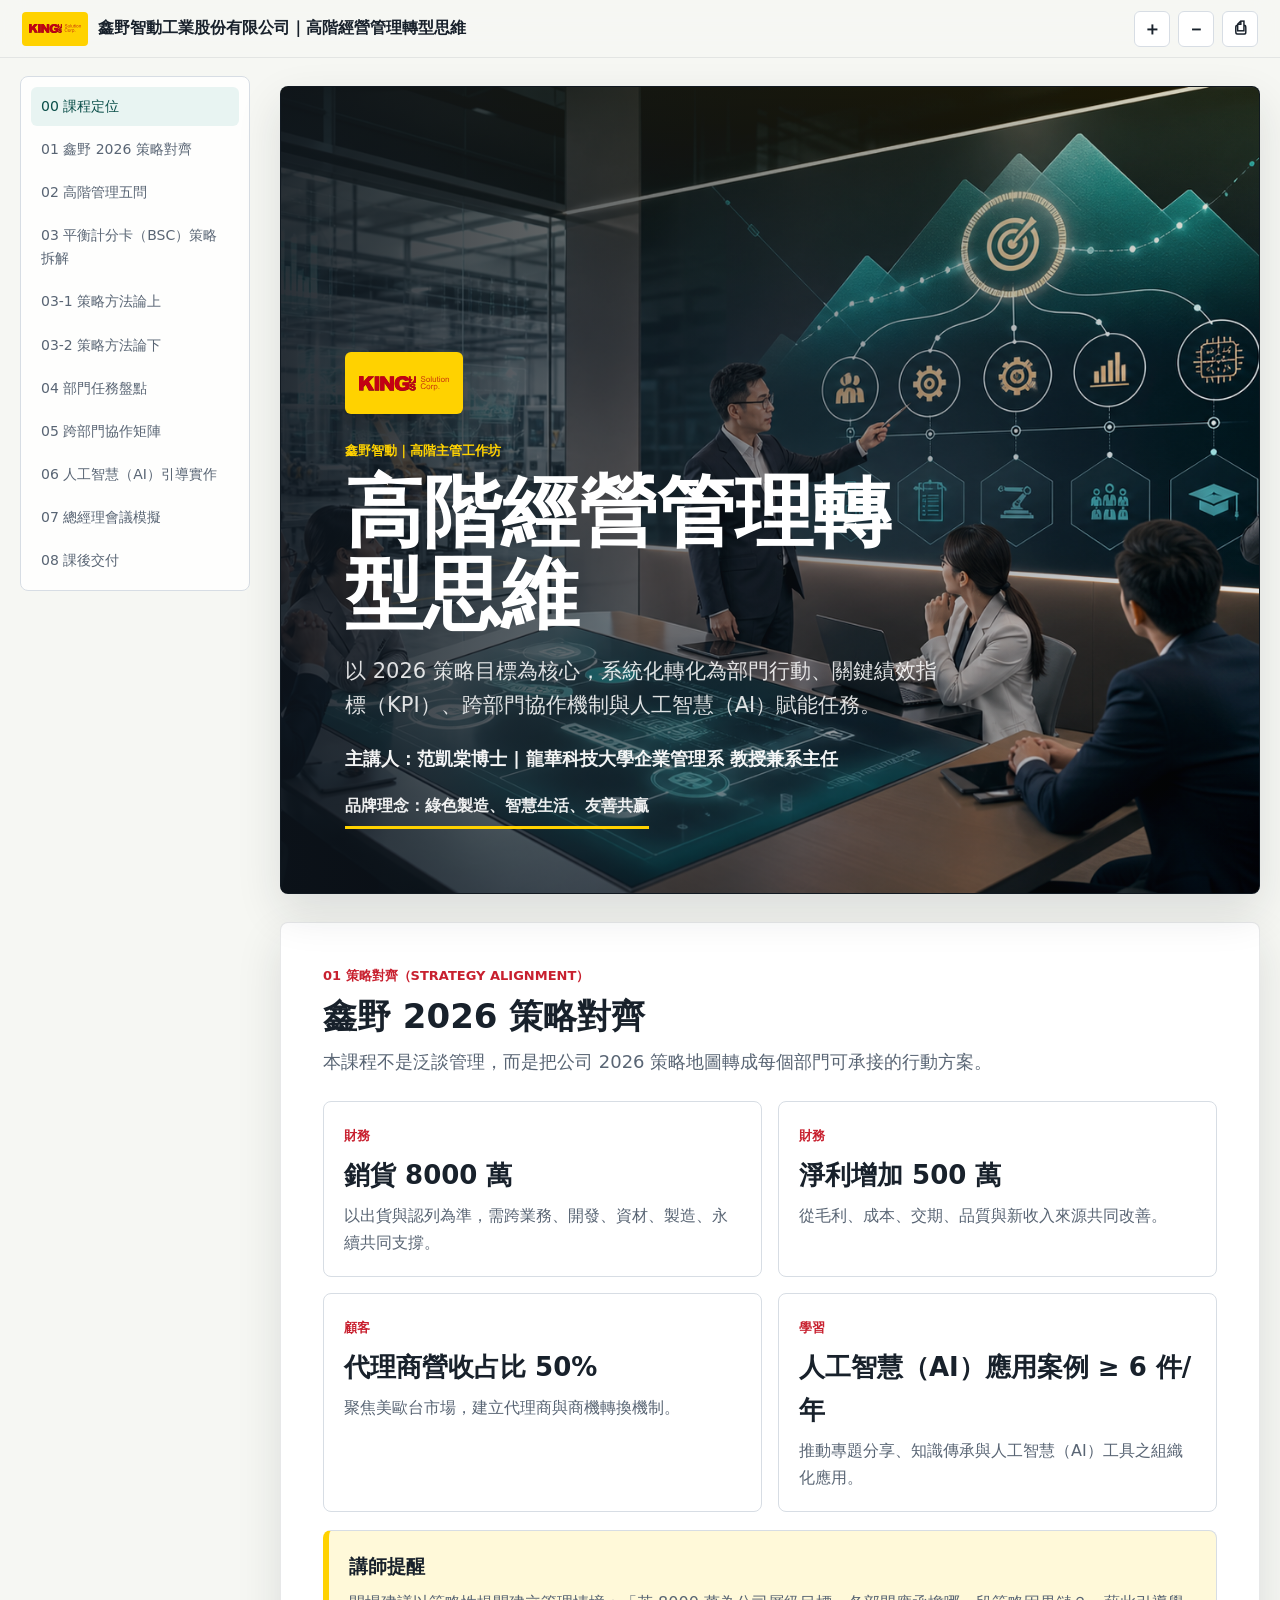
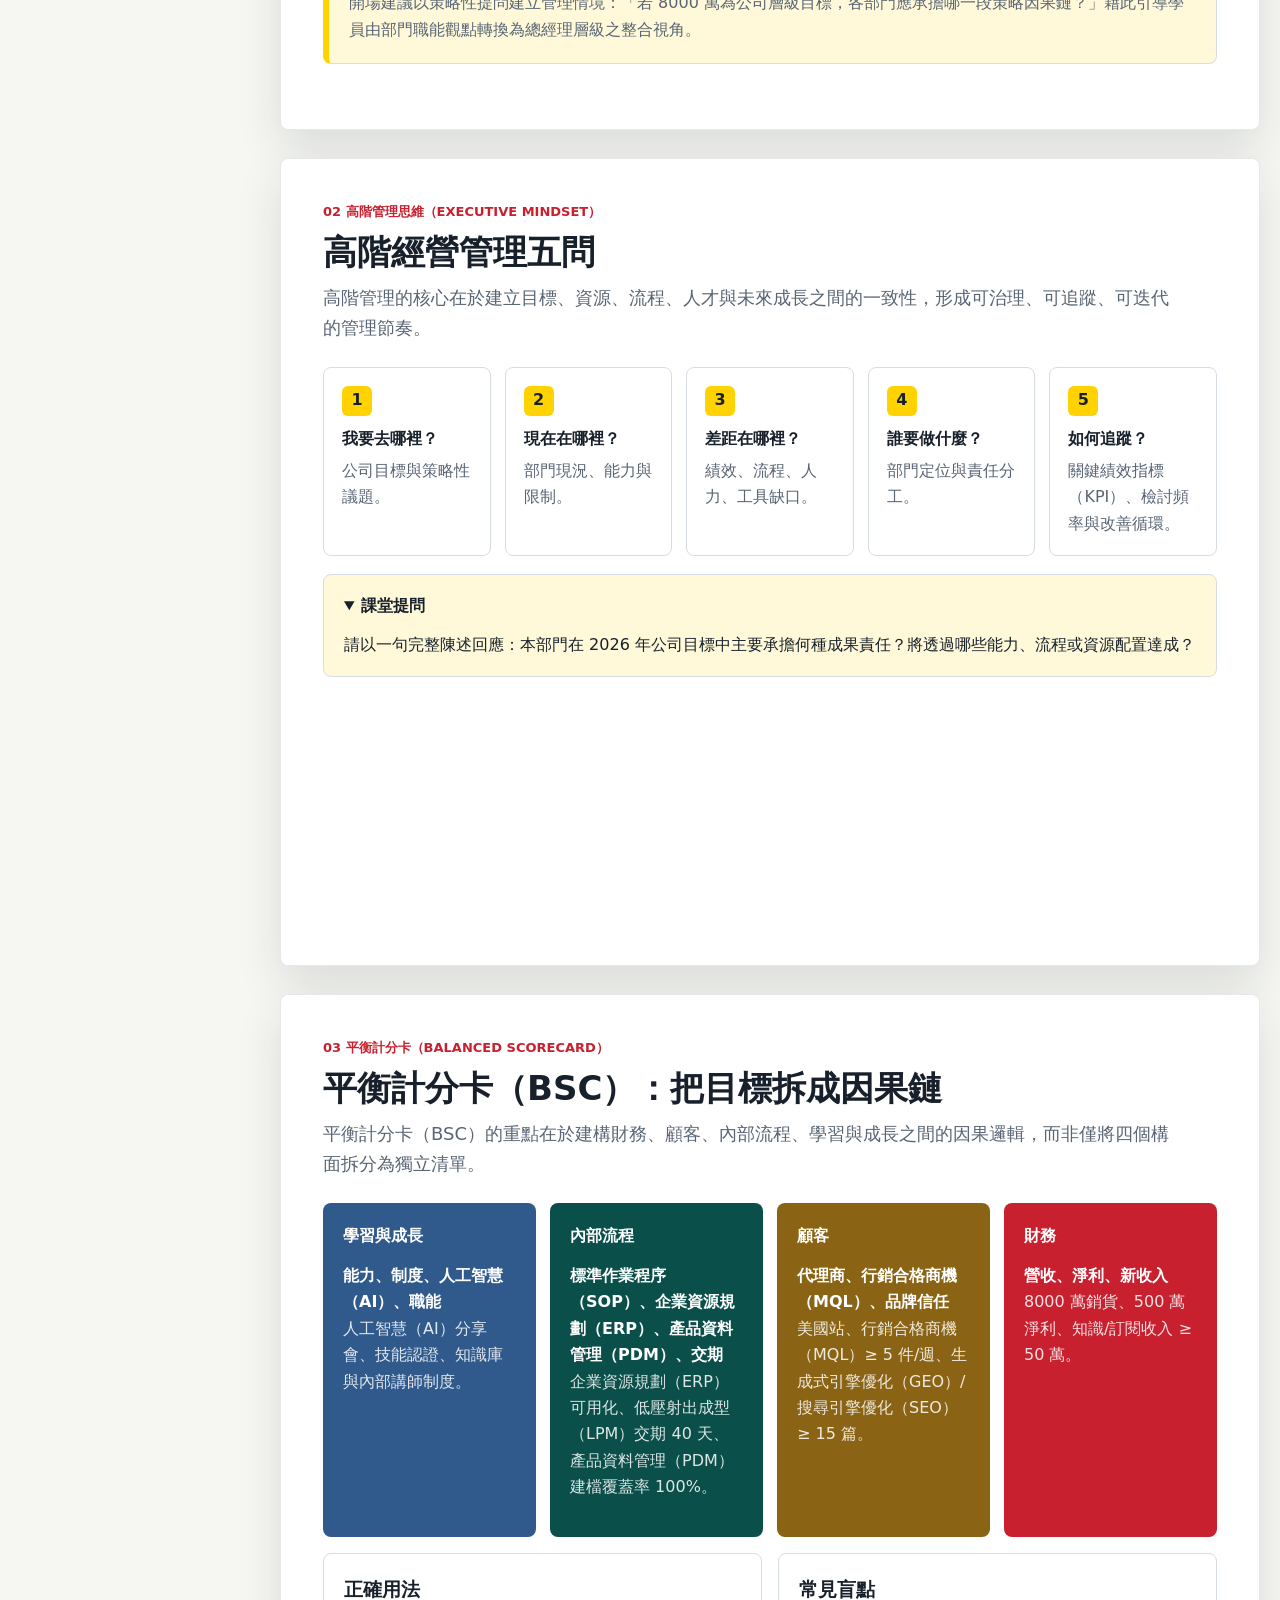
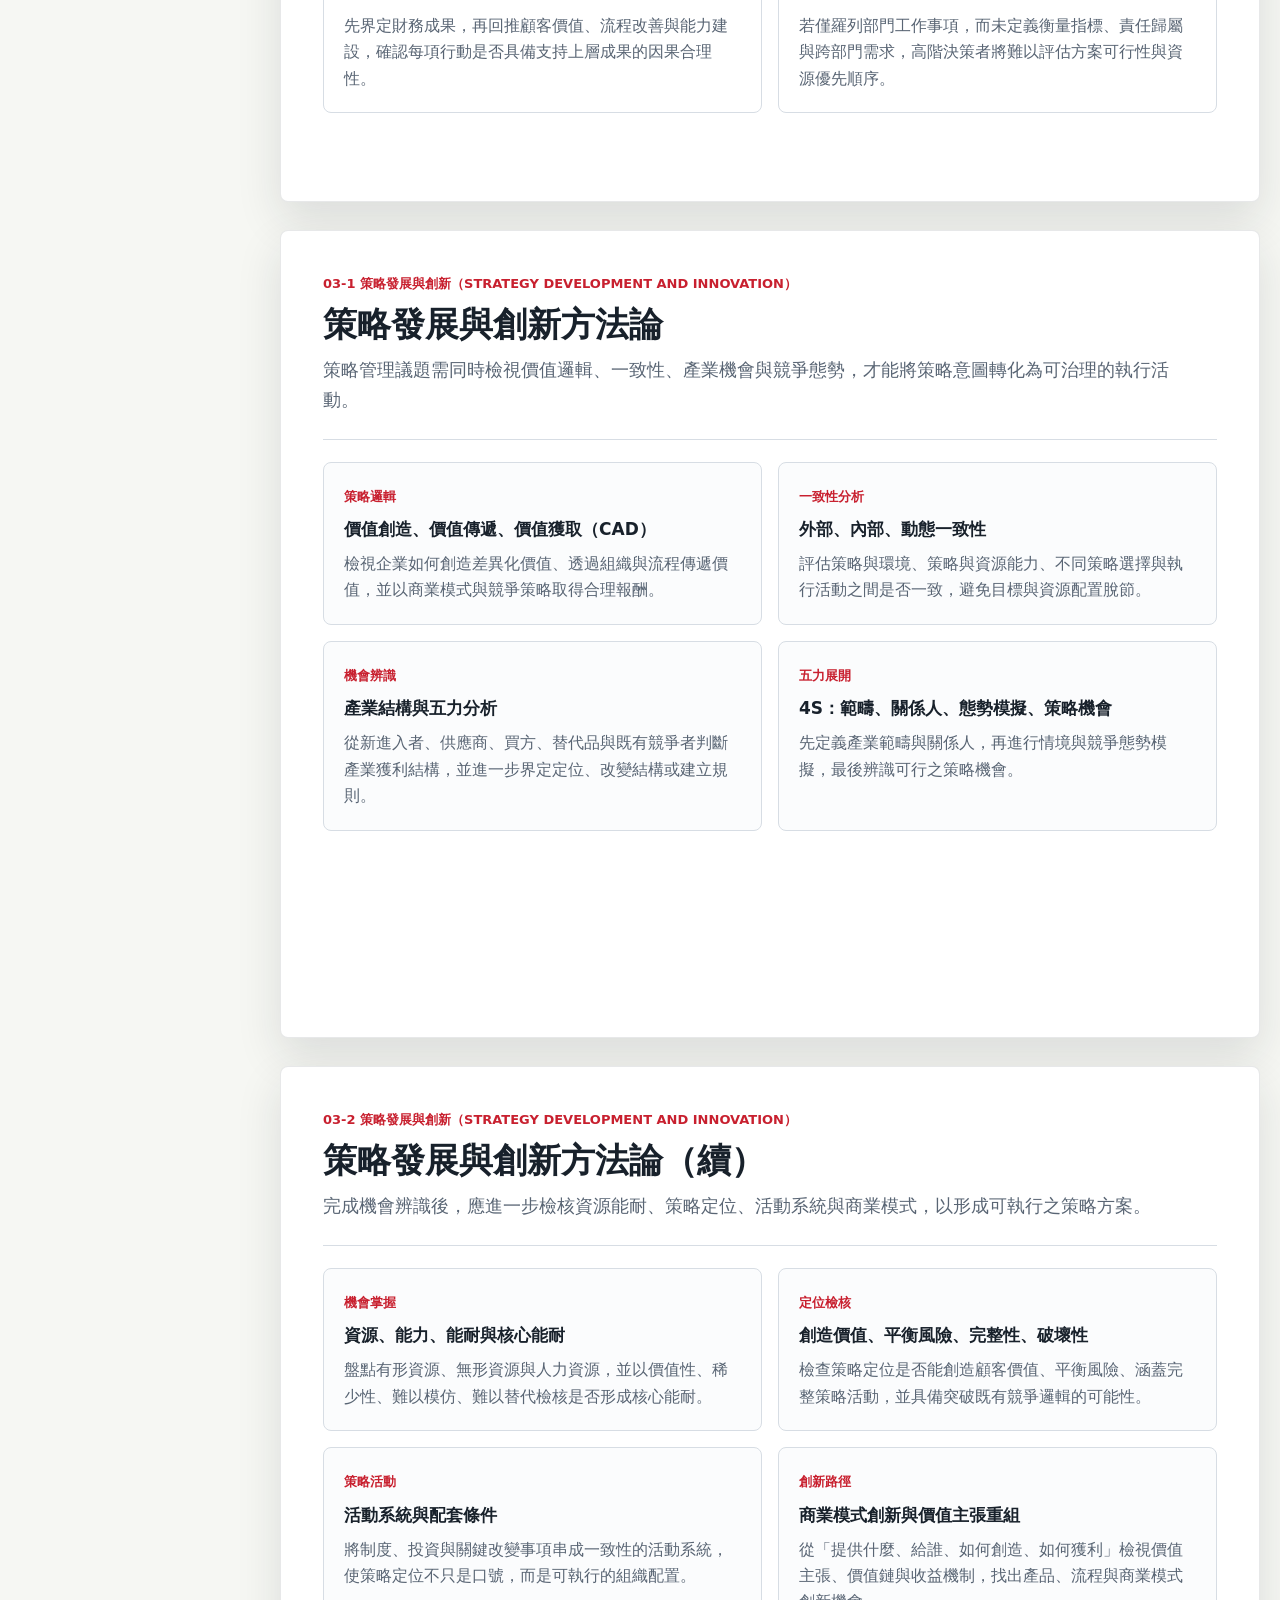
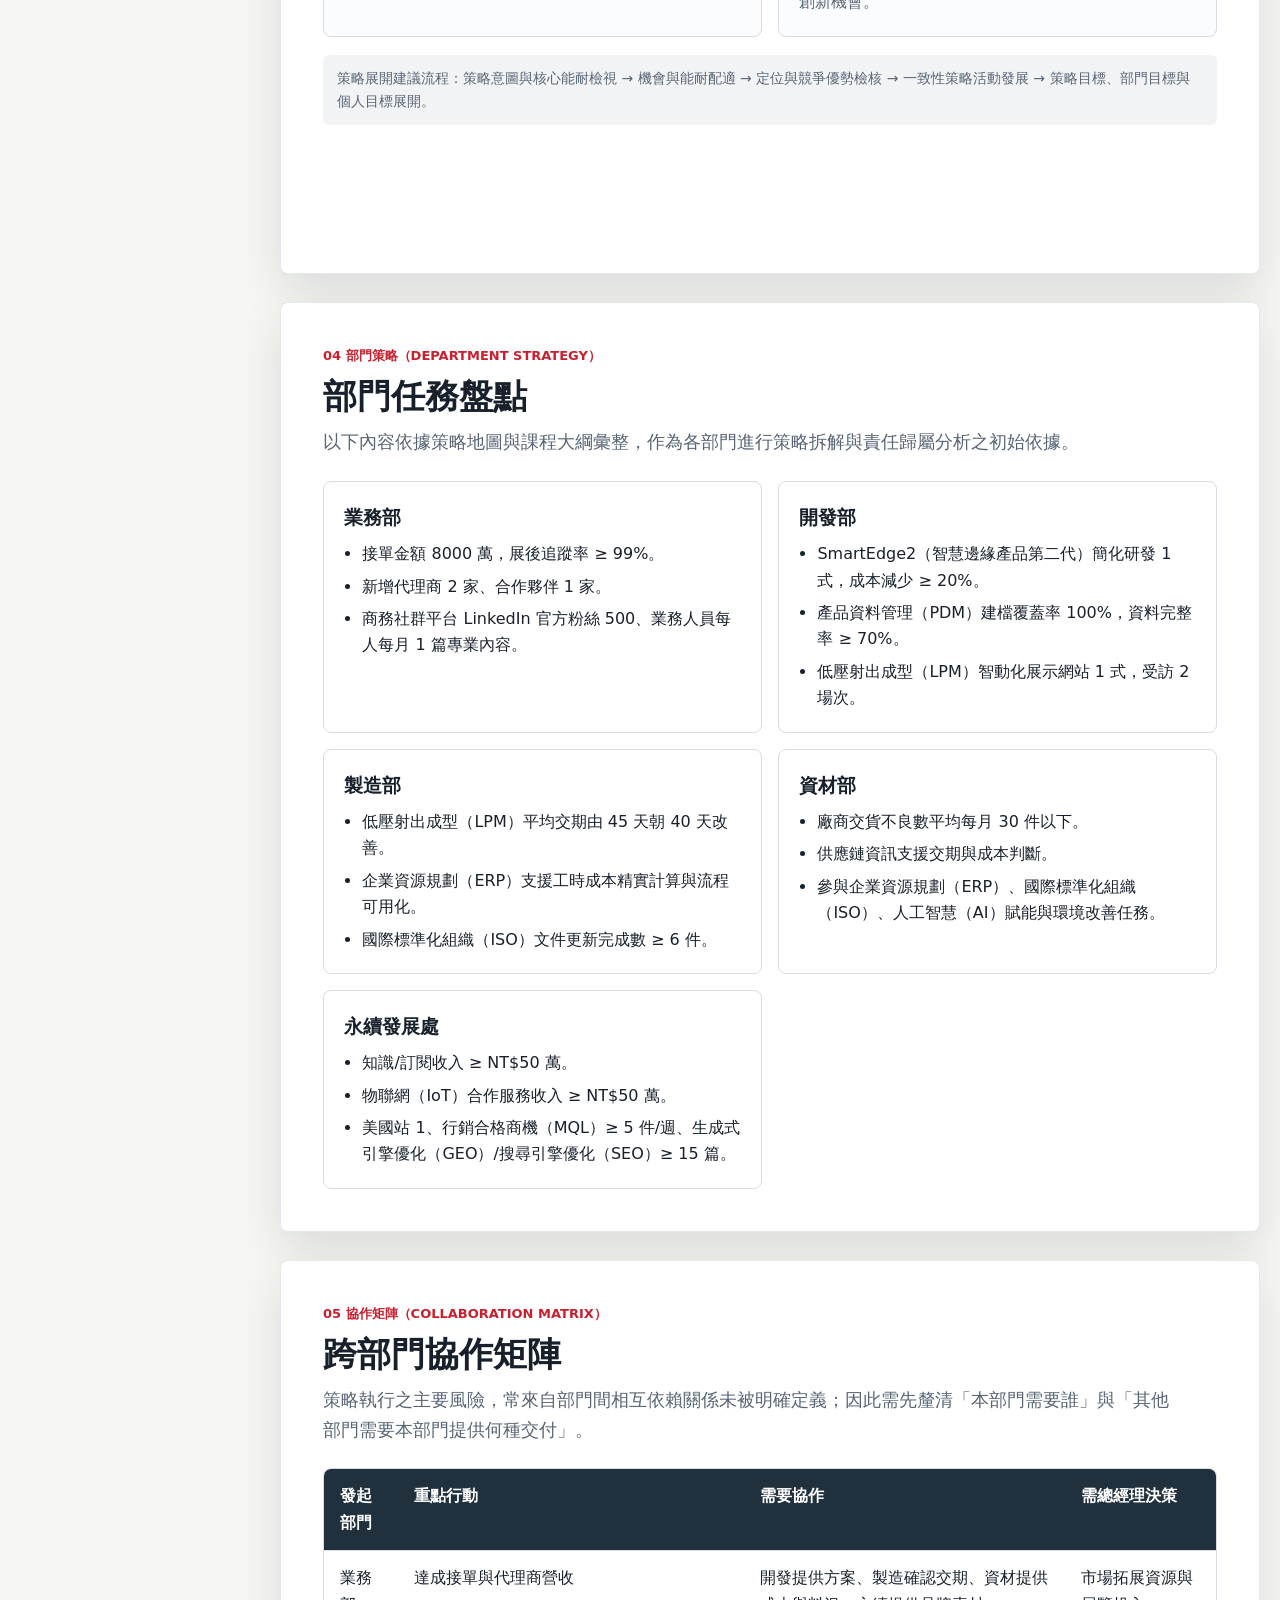
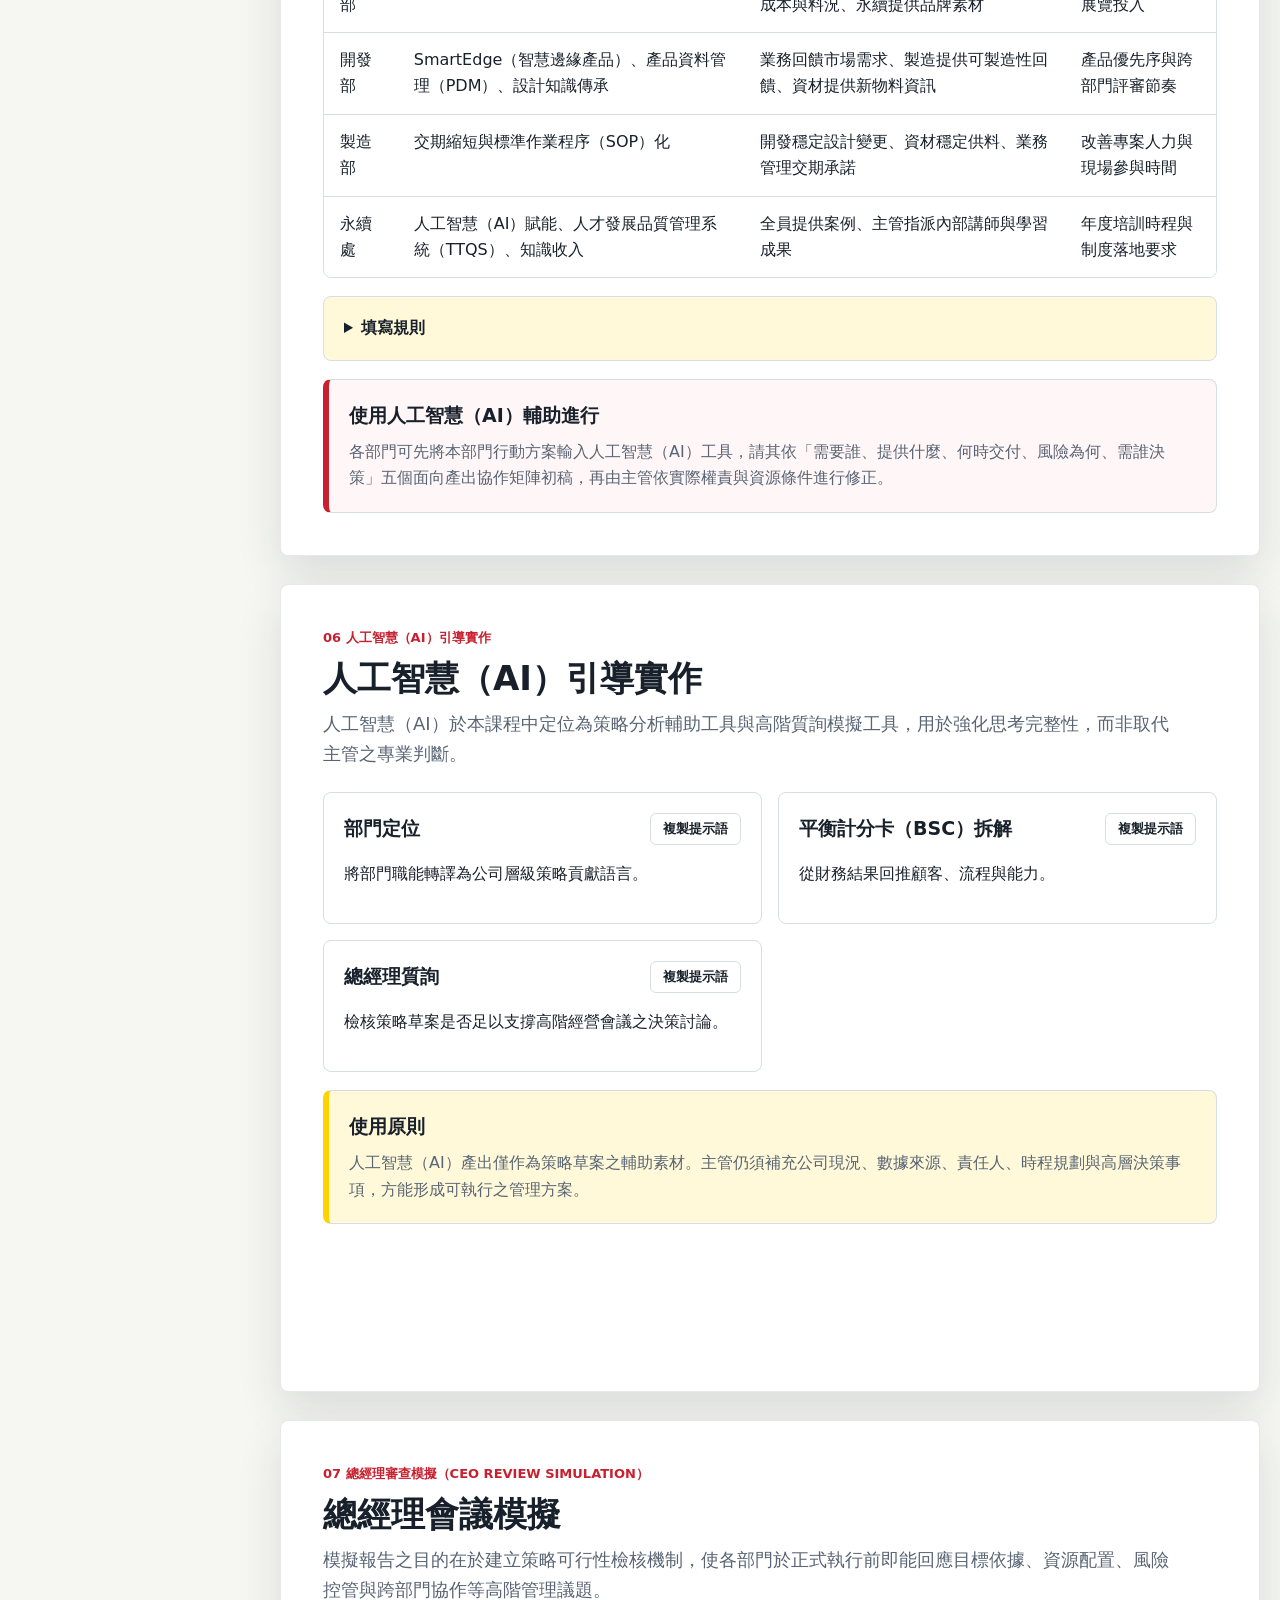
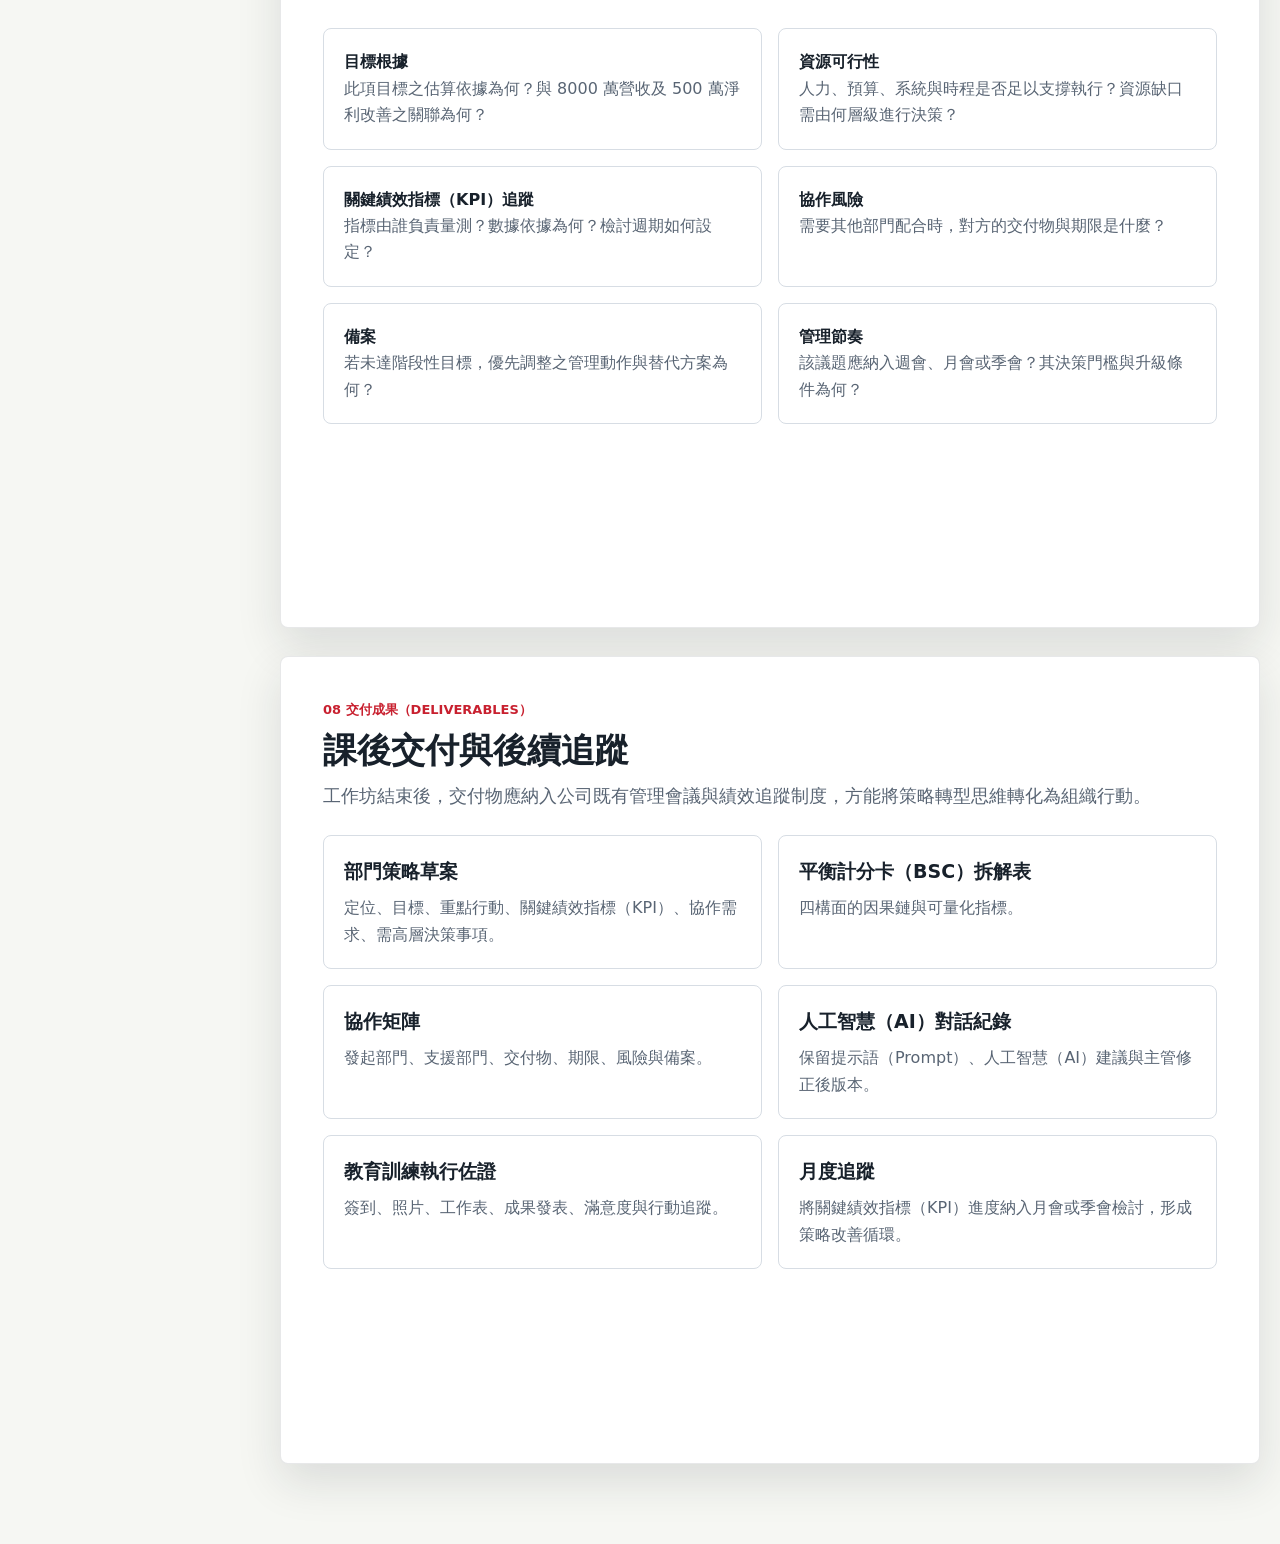
<file: 高階經營管理轉型思維/index.html>
<!doctype html>
<html lang="zh-Hant">
<head>
  <meta charset="utf-8">
  <meta name="viewport" content="width=device-width, initial-scale=1">
  <title>高階經營管理轉型思維｜鑫野智動課程講義</title>
  <link rel="stylesheet" href="styles.css">
</head>
<body>
  <header class="topbar">
    <a class="brand" href="#cover" aria-label="回到封面">
      <span class="brand-logo"><img src="assets/kings-logo.svg" alt="KING's 鑫野智動工業股份有限公司 LOGO"></span>
      <span>鑫野智動工業股份有限公司｜高階經營管理轉型思維</span>
    </a>
    <nav class="top-actions" aria-label="文件操作">
      <button class="icon-btn" id="expandAll" type="button" title="展開所有提示">＋</button>
      <button class="icon-btn" id="collapseAll" type="button" title="收合所有提示">－</button>
      <button class="icon-btn" id="printPage" type="button" title="列印講義">⎙</button>
    </nav>
  </header>

  <aside class="toc" aria-label="章節目錄">
    <a href="#cover">00 課程定位</a>
    <a href="#strategy">01 鑫野 2026 策略對齊</a>
    <a href="#mindset">02 高階管理五問</a>
    <a href="#bsc">03 平衡計分卡（BSC）策略拆解</a>
    <a href="#strategy-methods-a">03-1 策略方法論上</a>
    <a href="#strategy-methods-b">03-2 策略方法論下</a>
    <a href="#departments">04 部門任務盤點</a>
    <a href="#collaboration">05 跨部門協作矩陣</a>
    <a href="#ai">06 人工智慧（AI）引導實作</a>
    <a href="#gm">07 總經理會議模擬</a>
    <a href="#deliverables">08 課後交付</a>
  </aside>

  <main class="deck">
    <section class="slide slide-page cover" id="cover">
      <div class="hero-media">
        <img src="assets/strategy-transformation-hero.png" alt="企業策略轉型會議視覺圖">
      </div>
      <div class="hero-copy">
        <div class="cover-logo"><img src="assets/kings-logo.svg" alt="KING's 鑫野智動工業股份有限公司 LOGO"></div>
        <p class="eyebrow">鑫野智動｜高階主管工作坊</p>
        <h1>高階經營管理轉型思維</h1>
        <p class="lead">以 2026 策略目標為核心，系統化轉化為部門行動、關鍵績效指標（KPI）、跨部門協作機制與人工智慧（AI）賦能任務。</p>
        <p class="presenter-line">主講人：范凱棠博士 | 龍華科技大學企業管理系 教授兼系主任</p>
        <p class="brand-line">品牌理念：綠色製造、智慧生活、友善共贏</p>
      </div>
    </section>

    <section class="slide slide-page" id="strategy">
      <div class="slide-head">
        <p class="eyebrow">01 策略對齊（Strategy Alignment）</p>
        <h2>鑫野 2026 策略對齊</h2>
        <p>本課程不是泛談管理，而是把公司 2026 策略地圖轉成每個部門可承接的行動方案。</p>
      </div>
      <div class="metric-grid">
        <article class="metric"><span>財務</span><strong>銷貨 8000 萬</strong><p>以出貨與認列為準，需跨業務、開發、資材、製造、永續共同支撐。</p></article>
        <article class="metric"><span>財務</span><strong>淨利增加 500 萬</strong><p>從毛利、成本、交期、品質與新收入來源共同改善。</p></article>
        <article class="metric"><span>顧客</span><strong>代理商營收占比 50%</strong><p>聚焦美歐台市場，建立代理商與商機轉換機制。</p></article>
        <article class="metric"><span>學習</span><strong>人工智慧（AI）應用案例 ≥ 6 件/年</strong><p>推動專題分享、知識傳承與人工智慧（AI）工具之組織化應用。</p></article>
      </div>
      <div class="note-panel">
        <h3>講師提醒</h3>
        <p>開場建議以策略性提問建立管理情境：「若 8000 萬為公司層級目標，各部門應承擔哪一段策略因果鏈？」藉此引導學員由部門職能觀點轉換為總經理層級之整合視角。</p>
      </div>
    </section>

    <section class="slide slide-page" id="mindset">
      <div class="slide-head">
        <p class="eyebrow">02 高階管理思維（Executive Mindset）</p>
        <h2>高階經營管理五問</h2>
        <p>高階管理的核心在於建立目標、資源、流程、人才與未來成長之間的一致性，形成可治理、可追蹤、可迭代的管理節奏。</p>
      </div>
      <div class="question-flow">
        <div><span>1</span><strong>我要去哪裡？</strong><p>公司目標與策略性議題。</p></div>
        <div><span>2</span><strong>現在在哪裡？</strong><p>部門現況、能力與限制。</p></div>
        <div><span>3</span><strong>差距在哪裡？</strong><p>績效、流程、人力、工具缺口。</p></div>
        <div><span>4</span><strong>誰要做什麼？</strong><p>部門定位與責任分工。</p></div>
        <div><span>5</span><strong>如何追蹤？</strong><p>關鍵績效指標（KPI）、檢討頻率與改善循環。</p></div>
      </div>
      <details class="prompt-box" open>
        <summary>課堂提問</summary>
        <p>請以一句完整陳述回應：本部門在 2026 年公司目標中主要承擔何種成果責任？將透過哪些能力、流程或資源配置達成？</p>
      </details>
    </section>

    <section class="slide slide-page" id="bsc">
      <div class="slide-head">
        <p class="eyebrow">03 平衡計分卡（Balanced Scorecard）</p>
        <h2>平衡計分卡（BSC）：把目標拆成因果鏈</h2>
        <p>平衡計分卡（BSC）的重點在於建構財務、顧客、內部流程、學習與成長之間的因果邏輯，而非僅將四個構面拆分為獨立清單。</p>
      </div>
      <div class="bsc-map">
        <article><span>學習與成長</span><strong>能力、制度、人工智慧（AI）、職能</strong><p>人工智慧（AI）分享會、技能認證、知識庫與內部講師制度。</p></article>
        <article><span>內部流程</span><strong>標準作業程序（SOP）、企業資源規劃（ERP）、產品資料管理（PDM）、交期</strong><p>企業資源規劃（ERP）可用化、低壓射出成型（LPM）交期 40 天、產品資料管理（PDM）建檔覆蓋率 100%。</p></article>
        <article><span>顧客</span><strong>代理商、行銷合格商機（MQL）、品牌信任</strong><p>美國站、行銷合格商機（MQL）≥ 5 件/週、生成式引擎優化（GEO）/搜尋引擎優化（SEO）≥ 15 篇。</p></article>
        <article><span>財務</span><strong>營收、淨利、新收入</strong><p>8000 萬銷貨、500 萬淨利、知識/訂閱收入 ≥ 50 萬。</p></article>
      </div>
      <div class="two-col">
        <div class="card">
          <h3>正確用法</h3>
          <p>先界定財務成果，再回推顧客價值、流程改善與能力建設，確認每項行動是否具備支持上層成果的因果合理性。</p>
        </div>
        <div class="card">
          <h3>常見盲點</h3>
          <p>若僅羅列部門工作事項，而未定義衡量指標、責任歸屬與跨部門需求，高階決策者將難以評估方案可行性與資源優先順序。</p>
        </div>
      </div>
    </section>

    <section class="slide slide-page" id="strategy-methods-a">
      <div class="slide-head">
        <p class="eyebrow">03-1 策略發展與創新（Strategy Development and Innovation）</p>
        <h2>策略發展與創新方法論</h2>
        <p>策略管理議題需同時檢視價值邏輯、一致性、產業機會與競爭態勢，才能將策略意圖轉化為可治理的執行活動。</p>
      </div>
      <div class="method-block">
        <div class="method-grid">
          <article>
            <span>策略邏輯</span>
            <strong>價值創造、價值傳遞、價值獲取（CAD）</strong>
            <p>檢視企業如何創造差異化價值、透過組織與流程傳遞價值，並以商業模式與競爭策略取得合理報酬。</p>
          </article>
          <article>
            <span>一致性分析</span>
            <strong>外部、內部、動態一致性</strong>
            <p>評估策略與環境、策略與資源能力、不同策略選擇與執行活動之間是否一致，避免目標與資源配置脫節。</p>
          </article>
          <article>
            <span>機會辨識</span>
            <strong>產業結構與五力分析</strong>
            <p>從新進入者、供應商、買方、替代品與既有競爭者判斷產業獲利結構，並進一步界定定位、改變結構或建立規則。</p>
          </article>
          <article>
            <span>五力展開</span>
            <strong>4S：範疇、關係人、態勢模擬、策略機會</strong>
            <p>先定義產業範疇與關係人，再進行情境與競爭態勢模擬，最後辨識可行之策略機會。</p>
          </article>
        </div>
      </div>
    </section>

    <section class="slide slide-page" id="strategy-methods-b">
      <div class="slide-head">
        <p class="eyebrow">03-2 策略發展與創新（Strategy Development and Innovation）</p>
        <h2>策略發展與創新方法論（續）</h2>
        <p>完成機會辨識後，應進一步檢核資源能耐、策略定位、活動系統與商業模式，以形成可執行之策略方案。</p>
      </div>
      <div class="method-block">
        <div class="method-grid">
          <article>
            <span>機會掌握</span>
            <strong>資源、能力、能耐與核心能耐</strong>
            <p>盤點有形資源、無形資源與人力資源，並以價值性、稀少性、難以模仿、難以替代檢核是否形成核心能耐。</p>
          </article>
          <article>
            <span>定位檢核</span>
            <strong>創造價值、平衡風險、完整性、破壞性</strong>
            <p>檢查策略定位是否能創造顧客價值、平衡風險、涵蓋完整策略活動，並具備突破既有競爭邏輯的可能性。</p>
          </article>
          <article>
            <span>策略活動</span>
            <strong>活動系統與配套條件</strong>
            <p>將制度、投資與關鍵改變事項串成一致性的活動系統，使策略定位不只是口號，而是可執行的組織配置。</p>
          </article>
          <article>
            <span>創新路徑</span>
            <strong>商業模式創新與價值主張重組</strong>
            <p>從「提供什麼、給誰、如何創造、如何獲利」檢視價值主張、價值鏈與收益機制，找出產品、流程與商業模式創新機會。</p>
          </article>
        </div>
        <div class="source-note">
          策略展開建議流程：策略意圖與核心能耐檢視 → 機會與能耐配適 → 定位與競爭優勢檢核 → 一致性策略活動發展 → 策略目標、部門目標與個人目標展開。
        </div>
      </div>
    </section>

    <section class="slide slide-page" id="departments">
      <div class="slide-head">
        <p class="eyebrow">04 部門策略（Department Strategy）</p>
        <h2>部門任務盤點</h2>
        <p>以下內容依據策略地圖與課程大綱彙整，作為各部門進行策略拆解與責任歸屬分析之初始依據。</p>
      </div>
      <div class="department-grid">
        <article>
          <h3>業務部</h3>
          <ul>
            <li>接單金額 8000 萬，展後追蹤率 ≥ 99%。</li>
            <li>新增代理商 2 家、合作夥伴 1 家。</li>
            <li>商務社群平台 LinkedIn 官方粉絲 500、業務人員每人每月 1 篇專業內容。</li>
          </ul>
        </article>
        <article>
          <h3>開發部</h3>
          <ul>
            <li>SmartEdge2（智慧邊緣產品第二代）簡化研發 1 式，成本減少 ≥ 20%。</li>
            <li>產品資料管理（PDM）建檔覆蓋率 100%，資料完整率 ≥ 70%。</li>
            <li>低壓射出成型（LPM）智動化展示網站 1 式，受訪 2 場次。</li>
          </ul>
        </article>
        <article>
          <h3>製造部</h3>
          <ul>
            <li>低壓射出成型（LPM）平均交期由 45 天朝 40 天改善。</li>
            <li>企業資源規劃（ERP）支援工時成本精實計算與流程可用化。</li>
            <li>國際標準化組織（ISO）文件更新完成數 ≥ 6 件。</li>
          </ul>
        </article>
        <article>
          <h3>資材部</h3>
          <ul>
            <li>廠商交貨不良數平均每月 30 件以下。</li>
            <li>供應鏈資訊支援交期與成本判斷。</li>
            <li>參與企業資源規劃（ERP）、國際標準化組織（ISO）、人工智慧（AI）賦能與環境改善任務。</li>
          </ul>
        </article>
        <article>
          <h3>永續發展處</h3>
          <ul>
            <li>知識/訂閱收入 ≥ NT$50 萬。</li>
            <li>物聯網（IoT）合作服務收入 ≥ NT$50 萬。</li>
            <li>美國站 1、行銷合格商機（MQL）≥ 5 件/週、生成式引擎優化（GEO）/搜尋引擎優化（SEO）≥ 15 篇。</li>
          </ul>
        </article>
      </div>
    </section>

    <section class="slide slide-page" id="collaboration">
      <div class="slide-head">
        <p class="eyebrow">05 協作矩陣（Collaboration Matrix）</p>
        <h2>跨部門協作矩陣</h2>
        <p>策略執行之主要風險，常來自部門間相互依賴關係未被明確定義；因此需先釐清「本部門需要誰」與「其他部門需要本部門提供何種交付」。</p>
      </div>
      <div class="table-wrap">
        <table>
          <thead>
            <tr>
              <th>發起部門</th>
              <th>重點行動</th>
              <th>需要協作</th>
              <th>需總經理決策</th>
            </tr>
          </thead>
          <tbody>
            <tr>
              <td>業務部</td>
              <td>達成接單與代理商營收</td>
              <td>開發提供方案、製造確認交期、資材提供成本與料況、永續提供品牌素材</td>
              <td>市場拓展資源與展覽投入</td>
            </tr>
            <tr>
              <td>開發部</td>
              <td>SmartEdge（智慧邊緣產品）、產品資料管理（PDM）、設計知識傳承</td>
              <td>業務回饋市場需求、製造提供可製造性回饋、資材提供新物料資訊</td>
              <td>產品優先序與跨部門評審節奏</td>
            </tr>
            <tr>
              <td>製造部</td>
              <td>交期縮短與標準作業程序（SOP）化</td>
              <td>開發穩定設計變更、資材穩定供料、業務管理交期承諾</td>
              <td>改善專案人力與現場參與時間</td>
            </tr>
            <tr>
              <td>永續處</td>
              <td>人工智慧（AI）賦能、人才發展品質管理系統（TTQS）、知識收入</td>
              <td>全員提供案例、主管指派內部講師與學習成果</td>
              <td>年度培訓時程與制度落地要求</td>
            </tr>
          </tbody>
        </table>
      </div>
      <details class="prompt-box">
        <summary>填寫規則</summary>
        <p>每個部門至少提出 3 項重點行動。每項行動均須明確定義協作部門、協作內容、交付時間，以及需由總經理裁示之資源或決策事項。</p>
      </details>
      <div class="note-panel ai-assisted">
        <h3>使用人工智慧（AI）輔助進行</h3>
        <p>各部門可先將本部門行動方案輸入人工智慧（AI）工具，請其依「需要誰、提供什麼、何時交付、風險為何、需誰決策」五個面向產出協作矩陣初稿，再由主管依實際權責與資源條件進行修正。</p>
      </div>
    </section>

    <section class="slide slide-page" id="ai">
      <div class="slide-head">
        <p class="eyebrow">06 人工智慧（AI）引導實作</p>
        <h2>人工智慧（AI）引導實作</h2>
        <p>人工智慧（AI）於本課程中定位為策略分析輔助工具與高階質詢模擬工具，用於強化思考完整性，而非取代主管之專業判斷。</p>
      </div>
      <div class="prompt-library">
        <article>
          <h3>部門定位</h3>
          <button class="copy" data-copy="請扮演企業策略分析顧問。我的部門是____。請根據公司 2026 目標：銷貨 8000 萬、淨利增加 500 萬、人工智慧（AI）賦能、標準作業程序（SOP）化，協助我撰寫一句部門定位，格式為：我們是____部門，負責____，並透過____支撐公司整體成長。">複製提示語</button>
          <p>將部門職能轉譯為公司層級策略貢獻語言。</p>
        </article>
        <article>
          <h3>平衡計分卡（BSC）拆解</h3>
          <button class="copy" data-copy="請運用平衡計分卡（BSC）四構面，協助____部門拆解 2026 策略。每個構面請列：目標、2 個行動、關鍵績效指標（KPI）、需要協作部門。四構面為財務、顧客、內部流程、學習與成長。">複製提示語</button>
          <p>從財務結果回推顧客、流程與能力。</p>
        </article>
        <article>
          <h3>總經理質詢</h3>
          <button class="copy" data-copy="請扮演總經理，針對以下部門策略草案提出 8 個具決策深度且合理的問題，聚焦目標根據、資源配置、關鍵績效指標（KPI）、跨部門協作、風險與備案。草案如下：____">複製提示語</button>
          <p>檢核策略草案是否足以支撐高階經營會議之決策討論。</p>
        </article>
      </div>
      <div class="note-panel">
        <h3>使用原則</h3>
        <p>人工智慧（AI）產出僅作為策略草案之輔助素材。主管仍須補充公司現況、數據來源、責任人、時程規劃與高層決策事項，方能形成可執行之管理方案。</p>
      </div>
    </section>

    <section class="slide slide-page" id="gm">
      <div class="slide-head">
        <p class="eyebrow">07 總經理審查模擬（CEO Review Simulation）</p>
        <h2>總經理會議模擬</h2>
        <p>模擬報告之目的在於建立策略可行性檢核機制，使各部門於正式執行前即能回應目標依據、資源配置、風險控管與跨部門協作等高階管理議題。</p>
      </div>
      <div class="qa-grid">
        <article><strong>目標根據</strong><p>此項目標之估算依據為何？與 8000 萬營收及 500 萬淨利改善之關聯為何？</p></article>
        <article><strong>資源可行性</strong><p>人力、預算、系統與時程是否足以支撐執行？資源缺口需由何層級進行決策？</p></article>
        <article><strong>關鍵績效指標（KPI）追蹤</strong><p>指標由誰負責量測？數據依據為何？檢討週期如何設定？</p></article>
        <article><strong>協作風險</strong><p>需要其他部門配合時，對方的交付物與期限是什麼？</p></article>
        <article><strong>備案</strong><p>若未達階段性目標，優先調整之管理動作與替代方案為何？</p></article>
        <article><strong>管理節奏</strong><p>該議題應納入週會、月會或季會？其決策門檻與升級條件為何？</p></article>
      </div>
    </section>

    <section class="slide slide-page" id="deliverables">
      <div class="slide-head">
        <p class="eyebrow">08 交付成果（Deliverables）</p>
        <h2>課後交付與後續追蹤</h2>
        <p>工作坊結束後，交付物應納入公司既有管理會議與績效追蹤制度，方能將策略轉型思維轉化為組織行動。</p>
      </div>
      <div class="deliverable-grid">
        <article><h3>部門策略草案</h3><p>定位、目標、重點行動、關鍵績效指標（KPI）、協作需求、需高層決策事項。</p></article>
        <article><h3>平衡計分卡（BSC）拆解表</h3><p>四構面的因果鏈與可量化指標。</p></article>
        <article><h3>協作矩陣</h3><p>發起部門、支援部門、交付物、期限、風險與備案。</p></article>
        <article><h3>人工智慧（AI）對話紀錄</h3><p>保留提示語（Prompt）、人工智慧（AI）建議與主管修正後版本。</p></article>
        <article><h3>教育訓練執行佐證</h3><p>簽到、照片、工作表、成果發表、滿意度與行動追蹤。</p></article>
        <article><h3>月度追蹤</h3><p>將關鍵績效指標（KPI）進度納入月會或季會檢討，形成策略改善循環。</p></article>
      </div>
    </section>
  </main>

  <div class="toast" id="toast" role="status" aria-live="polite">已複製提示語（Prompt）</div>
  <script src="main.js"></script>
</body>
</html>
</file>
<file: 高階經營管理轉型思維/styles.css>
:root {
  color-scheme: light;
  --ink: #18212b;
  --muted: #596574;
  --line: #d7dde4;
  --paper: #f6f7f3;
  --panel: #ffffff;
  --king-yellow: #ffd200;
  --king-red: #c8202f;
  --teal: #0f766e;
  --teal-dark: #0b4f4a;
  --amber: #c98519;
  --rose: #b84b5a;
  --blue: #315a8c;
  --shadow: 0 18px 45px rgba(22, 34, 43, 0.12);
  font-family: "Microsoft JhengHei", "PingFang TC", "Noto Sans TC", system-ui, sans-serif;
}

* { box-sizing: border-box; }
html { scroll-behavior: smooth; }
body {
  margin: 0;
  background: var(--paper);
  color: var(--ink);
  line-height: 1.65;
}

.topbar {
  position: sticky;
  top: 0;
  z-index: 20;
  height: 58px;
  display: flex;
  align-items: center;
  justify-content: space-between;
  padding: 0 22px;
  border-bottom: 1px solid rgba(24, 33, 43, 0.08);
  background: rgba(246, 247, 243, 0.92);
  backdrop-filter: blur(12px);
}

.brand {
  display: inline-flex;
  align-items: center;
  gap: 10px;
  color: var(--ink);
  font-weight: 800;
  text-decoration: none;
}

.brand-logo {
  display: inline-flex;
  align-items: center;
  justify-content: center;
  width: 66px;
  height: 34px;
  padding: 5px 7px;
  border-radius: 4px;
  background: var(--king-yellow);
}

.brand-logo img {
  display: block;
  max-width: 100%;
  max-height: 100%;
}

.top-actions {
  display: flex;
  gap: 8px;
}

.icon-btn,
.copy {
  border: 1px solid var(--line);
  background: #fff;
  color: var(--ink);
  border-radius: 6px;
  cursor: pointer;
  font-weight: 700;
}

.icon-btn {
  width: 36px;
  height: 36px;
  font-size: 18px;
}

.copy {
  padding: 6px 12px;
}

.toc {
  position: fixed;
  top: 76px;
  left: 20px;
  width: 230px;
  max-height: calc(100vh - 96px);
  overflow: auto;
  display: flex;
  flex-direction: column;
  gap: 4px;
  padding: 10px;
  border: 1px solid var(--line);
  border-radius: 8px;
  background: rgba(255, 255, 255, 0.82);
}

.toc a {
  padding: 8px 10px;
  border-radius: 6px;
  color: var(--muted);
  font-size: 14px;
  text-decoration: none;
}

.toc a.active,
.toc a:hover {
  background: #e8f4f2;
  color: var(--teal-dark);
}

.deck {
  width: min(1120px, calc(100vw - 300px));
  margin: 28px 30px 80px 280px;
}

.slide {
  min-height: calc(100vh - 92px);
  margin-bottom: 28px;
  padding: 42px;
  border: 1px solid rgba(24, 33, 43, 0.1);
  border-radius: 8px;
  background: var(--panel);
  box-shadow: var(--shadow);
  scroll-margin-top: 82px;
}

.cover {
  position: relative;
  display: grid;
  align-items: end;
  padding: 0;
  overflow: hidden;
  background: #111820;
  color: #fff;
}

.hero-media,
.hero-media img {
  position: absolute;
  inset: 0;
  width: 100%;
  height: 100%;
}

.hero-media img {
  object-fit: cover;
  filter: saturate(0.92) contrast(1.05);
}

.hero-media::after {
  content: "";
  position: absolute;
  inset: 0;
  background:
    linear-gradient(90deg, rgba(13, 20, 28, 0.88), rgba(13, 20, 28, 0.42) 58%, rgba(13, 20, 28, 0.1)),
    linear-gradient(180deg, rgba(255, 210, 0, 0.12), transparent 32%);
}

.hero-copy {
  position: relative;
  z-index: 2;
  max-width: 720px;
  padding: 64px;
}

.cover-logo {
  display: inline-flex;
  align-items: center;
  justify-content: center;
  width: 118px;
  height: 62px;
  padding: 11px 14px;
  margin-bottom: 26px;
  border-radius: 6px;
  background: var(--king-yellow);
  box-shadow: 0 18px 36px rgba(0, 0, 0, 0.24);
}

.cover-logo img {
  max-width: 100%;
  max-height: 100%;
}

.eyebrow {
  margin: 0 0 10px;
  color: var(--king-red);
  font-size: 13px;
  font-weight: 900;
  letter-spacing: 0;
  text-transform: uppercase;
}

.cover .eyebrow { color: var(--king-yellow); }

h1, h2, h3, p { margin-top: 0; }
h1 {
  margin-bottom: 18px;
  font-size: clamp(42px, 7vw, 78px);
  line-height: 1.05;
  letter-spacing: 0;
}

h2 {
  margin-bottom: 10px;
  font-size: 34px;
  line-height: 1.2;
  letter-spacing: 0;
}

h3 {
  margin-bottom: 8px;
  font-size: 19px;
}

.lead {
  font-size: 21px;
  color: rgba(255, 255, 255, 0.86);
}

.presenter-line {
  margin: 18px 0 4px;
  color: rgba(255, 255, 255, 0.95);
  font-size: 18px;
  font-weight: 800;
}

.brand-line {
  display: inline-block;
  margin: 8px 0 0;
  padding: 7px 0;
  border-bottom: 3px solid var(--king-yellow);
  color: rgba(255, 255, 255, 0.92);
  font-weight: 800;
}

.slide-head {
  max-width: 850px;
  margin-bottom: 24px;
}

.slide-head p:not(.eyebrow) {
  color: var(--muted);
  font-size: 18px;
}

.metric-grid,
.department-grid,
.deliverable-grid,
.prompt-library,
.qa-grid,
.method-grid {
  display: grid;
  grid-template-columns: repeat(2, minmax(0, 1fr));
  gap: 16px;
}

.metric,
.department-grid article,
.deliverable-grid article,
.prompt-library article,
.qa-grid article,
.method-grid article,
.card,
.note-panel {
  border: 1px solid var(--line);
  border-radius: 8px;
  background: #fff;
  padding: 20px;
}

.metric span {
  color: var(--king-red);
  font-weight: 900;
  font-size: 13px;
}

.method-block {
  margin-top: 22px;
  padding-top: 22px;
  border-top: 1px solid var(--line);
}

.method-block > p {
  color: var(--muted);
  max-width: 860px;
}

.method-grid + .method-grid {
  margin-top: 16px;
}

.method-grid article {
  background: #fbfcfd;
}

.method-grid span {
  display: inline-block;
  margin-bottom: 8px;
  color: var(--king-red);
  font-size: 13px;
  font-weight: 900;
}

.method-grid strong {
  display: block;
  margin-bottom: 8px;
  font-size: 17px;
}

.metric strong {
  display: block;
  margin: 6px 0;
  font-size: 26px;
}

.metric p,
.department-grid p,
.deliverable-grid p,
.qa-grid p,
.method-grid p,
.card p,
.note-panel p {
  color: var(--muted);
  margin-bottom: 0;
}

.note-panel {
  margin-top: 18px;
  border-left: 6px solid var(--king-yellow);
  background: #fff9d9;
}

.ai-assisted {
  border-left-color: var(--king-red);
  background: #fff6f7;
}

.question-flow,
.bsc-map,
.pddro,
.timeline {
  display: grid;
  gap: 14px;
}

.question-flow {
  grid-template-columns: repeat(5, minmax(0, 1fr));
}

.question-flow div,
.pddro div,
.timeline div {
  position: relative;
  padding: 18px;
  border: 1px solid var(--line);
  border-radius: 8px;
  background: #fff;
}

.question-flow span,
.pddro span {
  display: inline-grid;
  place-items: center;
  width: 30px;
  height: 30px;
  margin-bottom: 10px;
  border-radius: 6px;
  background: var(--king-yellow);
  color: var(--ink);
  font-weight: 900;
}

.question-flow strong,
.pddro strong,
.timeline strong {
  display: block;
  margin-bottom: 6px;
}

.question-flow p,
.pddro p,
.timeline p {
  color: var(--muted);
  margin: 0;
}

.bsc-map {
  grid-template-columns: repeat(4, minmax(0, 1fr));
  align-items: stretch;
}

.bsc-map article {
  position: relative;
  min-height: 180px;
  padding: 20px;
  border-radius: 8px;
  color: #fff;
  background: var(--blue);
}

.bsc-map article:nth-child(2) { background: var(--teal-dark); }
.bsc-map article:nth-child(3) { background: #8a6414; }
.bsc-map article:nth-child(4) { background: var(--king-red); }

.bsc-map span {
  display: block;
  margin-bottom: 14px;
  font-weight: 900;
}

.bsc-map p { color: rgba(255, 255, 255, 0.86); }

.two-col {
  display: grid;
  grid-template-columns: repeat(2, minmax(0, 1fr));
  gap: 16px;
  margin-top: 16px;
}

.prompt-box {
  margin-top: 18px;
  padding: 18px 20px;
  border: 1px solid var(--line);
  border-radius: 8px;
  background: #fff9d9;
}

.prompt-box summary {
  cursor: pointer;
  font-weight: 900;
  color: var(--ink);
}

.prompt-box p {
  margin: 12px 0 0;
}

ul {
  margin: 0;
  padding-left: 1.15rem;
}

li + li { margin-top: 6px; }

.table-wrap {
  overflow-x: auto;
  border: 1px solid var(--line);
  border-radius: 8px;
}

table {
  width: 100%;
  border-collapse: collapse;
  background: #fff;
}

th,
td {
  padding: 14px 16px;
  border-bottom: 1px solid var(--line);
  text-align: left;
  vertical-align: top;
}

th {
  background: #20303d;
  color: #fff;
}

tr:last-child td { border-bottom: 0; }

.prompt-library article {
  display: grid;
  grid-template-columns: 1fr auto;
  gap: 8px 12px;
  align-items: start;
}

.prompt-library p {
  grid-column: 1 / -1;
}

.pddro {
  grid-template-columns: repeat(5, minmax(0, 1fr));
}

.source-note {
  margin-top: 18px;
  padding: 12px 14px;
  border-radius: 6px;
  background: #f1f3f5;
  color: var(--muted);
  font-size: 14px;
}

.worksheet {
  display: grid;
  gap: 14px;
  padding: 24px;
  border: 1px solid var(--line);
  border-radius: 8px;
  background: #fff;
}

.worksheet label {
  display: grid;
  gap: 6px;
  font-weight: 800;
}

.worksheet input,
.worksheet textarea {
  width: 100%;
  border: 1px solid #b8c0c9;
  border-radius: 6px;
  padding: 10px;
  font: inherit;
}

.worksheet input {
  display: inline-block;
  width: min(220px, 100%);
  margin: 0 6px;
}

.worksheet textarea {
  min-height: 88px;
  resize: vertical;
}

.timeline time {
  display: inline-block;
  margin-bottom: 6px;
  color: var(--king-red);
  font-weight: 900;
}

.toast {
  position: fixed;
  right: 24px;
  bottom: 24px;
  transform: translateY(24px);
  opacity: 0;
  padding: 10px 14px;
  border-radius: 6px;
  background: var(--ink);
  color: #fff;
  transition: opacity 180ms ease, transform 180ms ease;
}

.toast.show {
  transform: translateY(0);
  opacity: 1;
}

@media (max-width: 980px) {
  .toc {
    position: static;
    width: auto;
    max-height: none;
    margin: 12px;
    flex-direction: row;
    overflow-x: auto;
  }

  .toc a { white-space: nowrap; }

  .deck {
    width: auto;
    margin: 12px;
  }

  .slide {
    min-height: auto;
    padding: 24px;
  }

  .cover {
    min-height: 78vh;
  }

  .hero-copy {
    padding: 32px;
  }

  .metric-grid,
  .department-grid,
  .deliverable-grid,
  .prompt-library,
  .qa-grid,
  .method-grid,
  .two-col,
  .question-flow,
  .bsc-map,
  .pddro {
    grid-template-columns: 1fr;
  }
}

@media print {
  @page {
    size: 297mm 167mm;
    margin: 0;
  }

  * {
    -webkit-print-color-adjust: exact;
    print-color-adjust: exact;
  }

  .topbar,
  .toc,
  .toast,
  .copy,
  details summary::marker {
    display: none !important;
  }

  html,
  body {
    width: 297mm;
    margin: 0;
    background: #fff;
  }

  .deck {
    width: 297mm;
    margin: 0;
    display: block;
  }

  .slide-page {
    position: relative;
    display: flex;
    flex-direction: column;
    justify-content: center;
    width: 297mm;
    height: 167mm;
    min-height: 167mm;
    max-height: 167mm;
    overflow: hidden;
    padding: 13mm 15mm;
    break-after: page;
    break-before: auto;
    break-inside: avoid;
    page-break-after: always;
    page-break-before: auto;
    page-break-inside: avoid;
    margin: 0;
    border: 0;
    border-radius: 0;
    box-shadow: none;
  }

  .cover {
    min-height: 167mm;
    height: 167mm;
    overflow: hidden;
  }

  .cover.slide-page {
    display: grid;
    padding: 0;
  }

  .hero-copy {
    padding: 22mm;
  }

  .slide-head {
    max-width: none;
    margin-bottom: 8px;
  }

  .slide-head p:not(.eyebrow) {
    max-width: 250mm;
  }

  h1 { font-size: 38pt; }
  h2 {
    margin-bottom: 6px;
    font-size: 22pt;
  }
  h3 {
    margin-bottom: 5px;
    font-size: 11.5pt;
  }

  .slide-head p:not(.eyebrow),
  .lead,
  p,
  li,
  td,
  th {
    font-size: 9.2pt;
    line-height: 1.34;
  }

  .eyebrow {
    margin-bottom: 5px;
    font-size: 8.5pt;
  }

  ul {
    padding-left: 16px;
  }

  li {
    margin-bottom: 2px;
  }

  .metric-grid,
  .deliverable-grid,
  .prompt-library,
  .qa-grid,
  .method-grid,
  .two-col {
    grid-template-columns: repeat(2, minmax(0, 1fr));
  }

  .question-flow,
  .pddro {
    grid-template-columns: repeat(5, minmax(0, 1fr));
  }

  .bsc-map {
    grid-template-columns: repeat(4, minmax(0, 1fr));
  }

  .metric-grid,
  .department-grid,
  .deliverable-grid,
  .prompt-library,
  .qa-grid,
  .method-grid,
  .two-col,
  .question-flow,
  .bsc-map,
  .pddro {
    gap: 7px;
  }

  .metric,
  .department-grid article,
  .deliverable-grid article,
  .prompt-library article,
  .qa-grid article,
  .method-grid article,
  .card,
  .note-panel {
    padding: 9px 10px;
    break-inside: avoid;
    page-break-inside: avoid;
  }

  .method-block {
    margin-top: 8px;
    padding-top: 0;
    border-top: 0;
  }

  .method-grid strong,
  .bsc-map strong,
  .metric strong {
    font-size: 11.2pt;
  }

  .method-grid span,
  .bsc-map span,
  .metric span {
    margin-bottom: 4px;
    font-size: 8.5pt;
  }

  .note-panel {
    margin-top: 8px;
    border-left-width: 4px;
  }

  table {
    font-size: 8pt;
  }

  th,
  td {
    padding: 5px 6px;
  }

  .prompt-box {
    margin-top: 8px;
    padding: 10px;
  }

  #departments .department-grid {
    grid-template-columns: repeat(5, minmax(0, 1fr));
  }

  #departments .department-grid article {
    padding: 8px;
  }

  #departments h3 {
    font-size: 10.5pt;
  }

  #departments li {
    font-size: 7.2pt;
    line-height: 1.25;
  }

  #collaboration .slide-head p,
  #collaboration details,
  #collaboration .note-panel {
    display: none;
  }

  #collaboration table {
    font-size: 7.4pt;
  }

  #collaboration th,
  #collaboration td {
    padding: 4px 5px;
  }

  #ai .prompt-library article {
    padding: 9px;
  }

  #ai .note-panel {
    display: none;
  }
}
</file>
